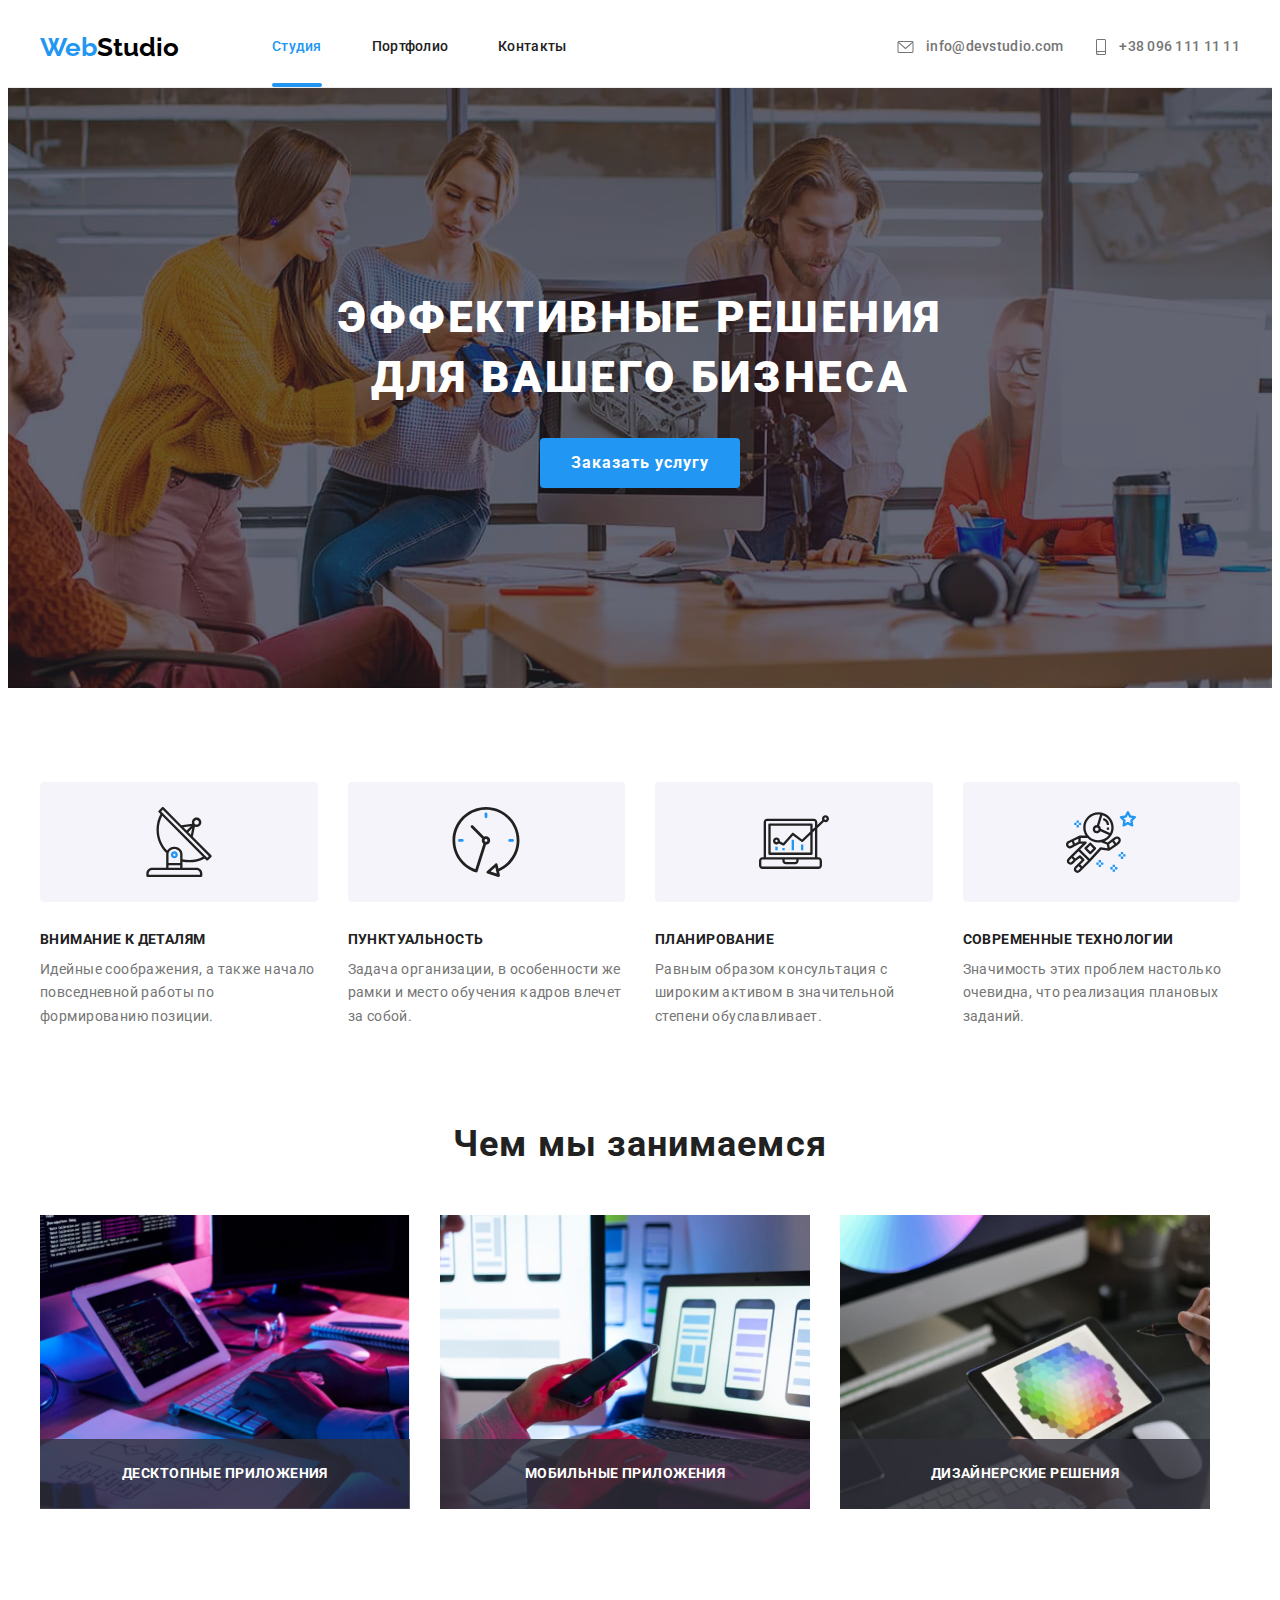
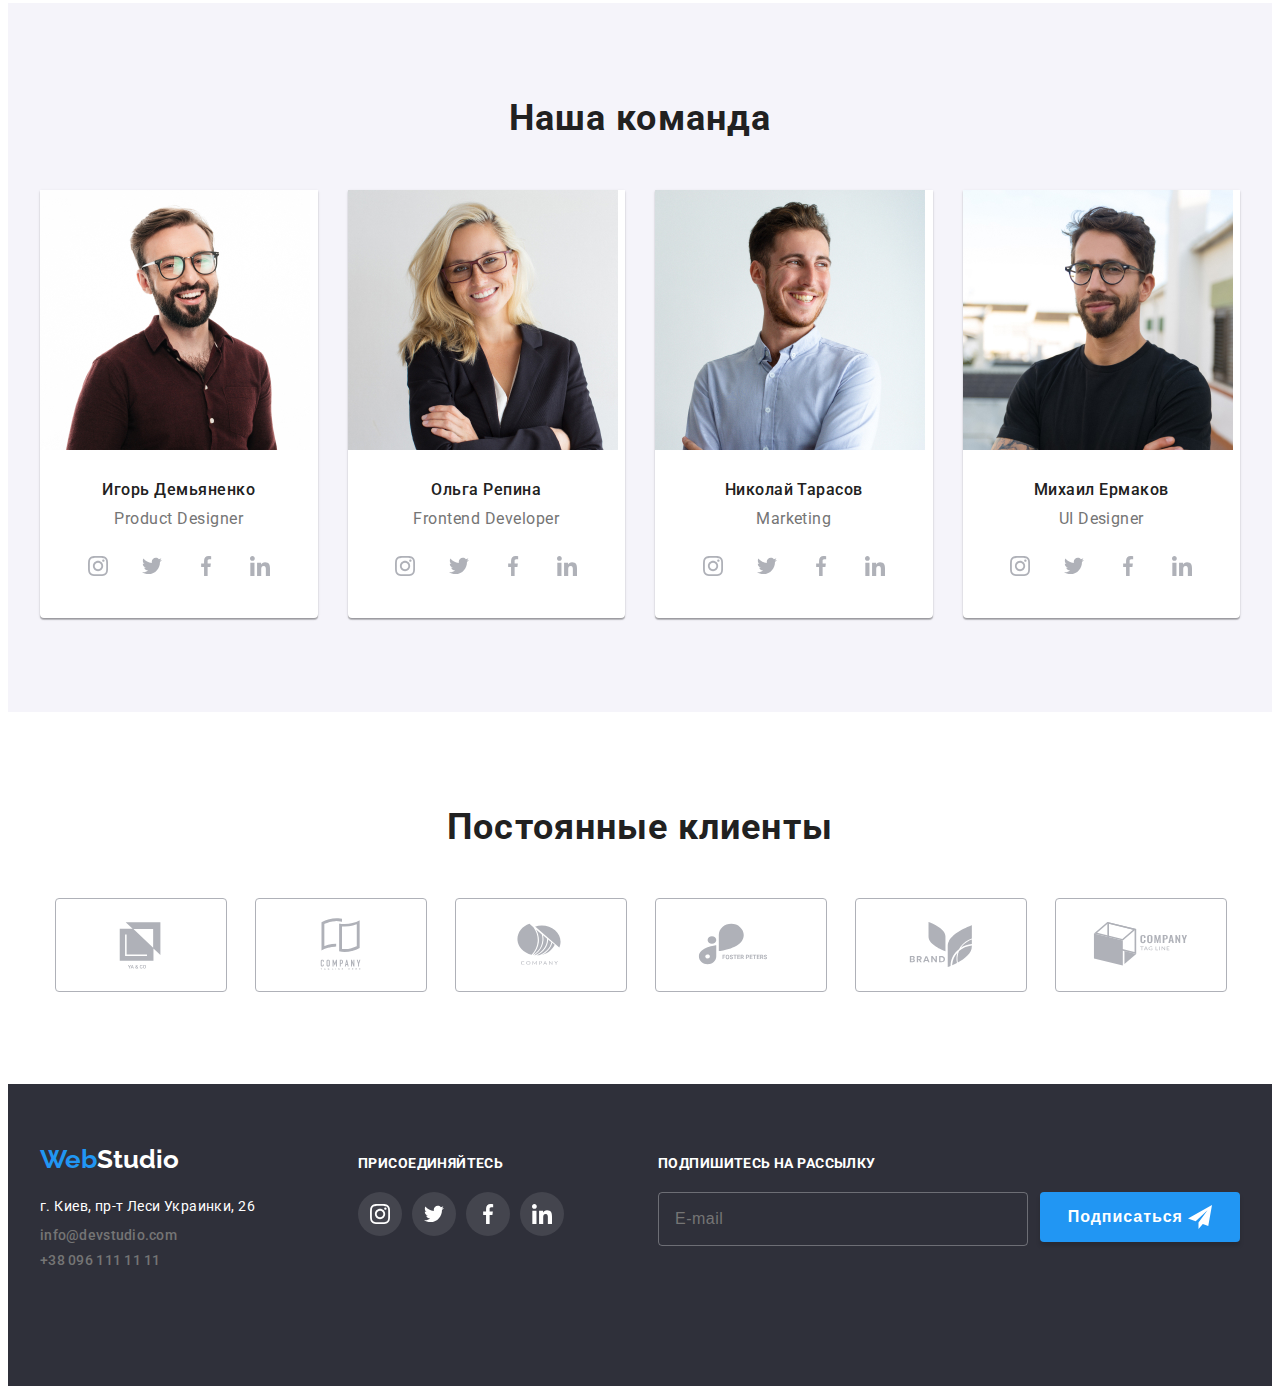
<file: index.html>
<!DOCTYPE html>
<html lang="ru">
  <head>
    <meta charset="UTF-8" />
    <meta http-equiv="X-UA-Compatible" content="IE=edge" />
    <meta name="viewport" content="width=device-width, initial-scale=1.0" />
    <link rel="preconnect" href="https://fonts.googleapis.com" />
    <link rel="preconnect" href="https://fonts.gstatic.com" crossorigin />
    <link
      href="https://fonts.googleapis.com/css2?family=Raleway:wght@700&family=Roboto:wght@400;500;700;900&display=swap"
      rel="stylesheet"
    />
    <title>Студия</title>
    <link
      rel="stylesheet"
      href="https://cdnjs.cloudflare.com/ajax/libs/modern-normalize/1.1.0/modern-normalize.min.css"
      integrity="sha512-wpPYUAdjBVSE4KJnH1VR1HeZfpl1ub8YT/NKx4PuQ5NmX2tKuGu6U/JRp5y+Y8XG2tV+wKQpNHVUX03MfMFn9Q=="
      crossorigin="anonymous"
      referrerpolicy="no-referrer"
    />

    <link rel="stylesheet" href="./css/main.min.css" />
  </head>
  <body>
    <header class="header">
      <div class="container header__container">
        <a lang="en" class="logo" href="./index.html">
          <span class="logo__name">Web</span>Studio
        </a>
        <nav class="navigation">
          <ul class="navigation__list list">
            <li class="navigation__item">
              <a
                href="./index.html"
                class="navigation__link link navigation__link--current"
                >Студия</a
              >
            </li>
            <li class="navigation__item">
              <a href="./portfolio.html" class="navigation__link link"
                >Портфолио</a
              >
            </li>
            <li class="navigation__item">
              <a href="./" class="navigation__link link">Контакты</a>
            </li>
          </ul>
        </nav>
        <ul class="contacts contacts__nav list">
          <li class="contacts__item">
            <a href="mailto:info@devstudio.com" class="contacts__link link">
              <svg class="contacts__icon" width="21" height="16">
                <use href="./images/icons.svg#icon-envelope"></use>
              </svg>
              info@devstudio.com</a
            >
          </li>
          <li class="contacts__item">
            <a href="tel:+380961111111" class="contacts__link link">
              <svg class="contacts__icon" width="16" height="16">
                <use href="./images/icons.svg#icon-smartphone"></use>
              </svg>
              +38 096 111 11 11</a
            >
          </li>
        </ul>
        <div class="button-mobile">
          <button type="button" data-menu-open class="btn-mobile-open">
            <svg class="btn-mobile-icon" width="40" height="40">
              <use href="./images/icons.svg#icon-menu_40px"></use>
            </svg>
          </button>
        </div>
      </div>
      <div class="mob-menu menu backdrop is-hidden" data-menu>
        <div class="container">
          <button type="button" data-menu-close class="btn-mobile-close">
            <svg class="mobile-icon-close" width="40" height="40">
              <use href="./images/icons.svg#icon-close_40px"></use>
            </svg>
          </button>

          <ul class="mob-menu-list list">
            <li class="mob-menu-item">
              <a
                class="navigation__link--current mob-menu-link link"
                href="./index.html"
                >Cтудия</a
              >
            </li>
            <li class="mob-menu-item">
              <a class="mob-menu-link link" href="./portfolio.html"
                >Портфолио</a
              >
            </li>
            <li class="mob-menu-item">
              <a class="mob-menu-link link" href="./">Контакты</a>
            </li>
          </ul>

          <div class="mob-box-contact">
            <ul class="mob-contact list">
              <li class="mob-contact-item">
                <a class="mob-contact-tel link" href="tel:+380961111111"
                  >+38 096 111 11 11</a
                >
              </li>
              <li class="mob-contact-item">
                <a
                  class="mob-contact-mail link"
                  href="mailto:info@devstudio.com"
                  >info@devstudio.com</a
                >
              </li>
            </ul>
            <ul class="mob-social list">
              <li class="mob-social-item">
                <a href="" class="mob-social-link link">Instagram</a>
              </li>
              <li class="mob-social-item">
                <a href="" class="mob-social-link link">Twitter</a>
              </li>
              <li class="mob-social-item">
                <a href="" class="mob-social-link link">Facebook</a>
              </li>
              <li class="mob-social-item">
                <a href="" class="mob-social-link link">LinkedIn</a>
              </li>
            </ul>
          </div>
        </div>
      </div>
    </header>

    <main>
      <section class="hero">
        <div class="container">
          <h1 class="hero__title">
            Эффективные решения
            <br />
            для вашего бизнеса
          </h1>

          <button type="button" class="hero__btn btn" data-modal-open>
            Заказать услугу
          </button>
        </div>
      </section>

      <!--Особенности-->
      <section class="section">
        <div class="container">
          <h2 class="visually-hidden">Особенности</h2>
          <ul class="features list">
            <li class="features-item">
              <div class="features-bgr">
                <svg class="features-icon" width="70" height="70">
                  <use href="./images/icons.svg#icon-antenna"></use>
                </svg>
              </div>
              <h3 class="features-title">Внимание к деталям</h3>
              <p class="features-text">
                Идейные соображения, а также начало повседневной работы по
                формированию позиции.
              </p>
            </li>
            <li class="features-item">
              <div class="features-bgr">
                <svg class="features-icon" width="70" height="70">
                  <use href="./images/icons.svg#icon-clock"></use>
                </svg>
              </div>
              <h3 class="features-title">Пунктуальность</h3>
              <p class="features-text">
                Задача организации, в особенности же рамки и место обучения
                кадров влечет за собой.
              </p>
            </li>
            <li class="features-item">
              <div class="features-bgr">
                <svg class="features-icon" width="70" height="70">
                  <use href="./images/icons.svg#icon-diagram"></use>
                </svg>
              </div>
              <h3 class="features-title">Планирование</h3>
              <p class="features-text">
                Равным образом консультация с широким активом в значительной
                степени обуславливает.
              </p>
            </li>
            <li class="features-item">
              <div class="features-bgr">
                <svg class="features-icon" width="70" height="70">
                  <use href="./images/icons.svg#icon-astronaut"></use>
                </svg>
              </div>
              <h3 class="features-title">Современные технологии</h3>
              <p class="features-text">
                Значимость этих проблем настолько очевидна, что реализация
                плановых заданий.
              </p>
            </li>
          </ul>
        </div>
      </section>
      <!--Чем мы занимаемся-->
      <section class="section about-us">
        <div class="container">
          <h2 class="section__title title">Чем мы занимаемся</h2>
          <ul class="work-list list">
            <li class="work-item">
              <img
                class="work-img"
                src="./images/img_pc_updated.jpg"
                alt="изображение планшета"
                width="370"
                height="294"
              />
              <p class="work-text">Десктопные приложения</p>
            </li>
            <li class="work-item">
              <img
                class="work-img"
                src="./images/img_phone_updated.jpg"
                alt="изображение телефона"
                width="370"
                height="294"
              />
              <p class="work-text">Мобильные приложения</p>
            </li>
            <li class="work-item">
              <img
                class="work-img"
                src="./images/img_web_updated.jpg"
                alt="изображение цветовой палитры"
                width="370"
                height="294"
              />
              <p class="work-text">Дизайнерские решения</p>
            </li>
          </ul>
        </div>
      </section>
      <!--Наша команда-->
      <section class="section section--background-color">
        <div class="container">
          <h2 class="section__title title">Наша команда</h2>
          <ul class="our-team list">
            <li class="our-team__item">
              <picture>
                <source
                  srcset="
                    ./images/mobile/Team-first-mobile-1.jpg 1x,
                    ./images/mobile/Team-first-mobile-2.jpg 2x
                  "
                  media="(max-width: 767px)"
                />
                <source
                  srcset="
                    ./images/tablet/Team-first-tablet-1.jpg 1x,
                    ./images/tablet/Team-first-tablet-2.jpg 2x
                  "
                  media="(max-width: 1199px)"
                />
                <source
                  srcset="
                    ./images/igor_demyanenko_updated.jpg 1x,
                    ./images/Team-first-PC-2.jpg         2x
                  "
                  media="(min-width: 1200px)"
                />

                <img
                  class="our-team__img"
                  src="./images/mobile/Team-first-mobile-1.jpg"
                  alt="фотография прожект менеджера"
                />
              </picture>
              <div class="our-team__content">
                <h3 class="our-team__title">Игорь Демьяненко</h3>
                <p class="our-team__tex">Product Designer</p>
                <ul class="social list">
                  <li class="social__item">
                    <a
                      href=" "
                      class="social__link team__social__link--color link"
                    >
                      <svg class="social__icon" width="20" height="20">
                        <use href="./images/icons.svg#icon-instagram"></use>
                      </svg>
                    </a>
                  </li>
                  <li class="social__item">
                    <a
                      href=" "
                      class="social__link team__social__link--color link"
                    >
                      <svg class="social__icon" width="20" height="20">
                        <use href="./images/icons.svg#icon-twitter"></use>
                      </svg>
                    </a>
                  </li>
                  <li class="social__item">
                    <a
                      href=" "
                      class="social__link team__social__link--color link"
                    >
                      <svg class="social__icon" width="20" height="20">
                        <use href="./images/icons.svg#icon-facebook"></use>
                      </svg>
                    </a>
                  </li>
                  <li class="social__item">
                    <a
                      href=" "
                      class="social__link team__social__link--color link"
                    >
                      <svg class="social__icon" width="20" height="20">
                        <use href="./images/icons.svg#icon-linkedin"></use>
                      </svg>
                    </a>
                  </li>
                </ul>
              </div>
            </li>
            <li class="our-team__item">
              <picture>
                <source
                  srcset="
                    ./images/mobile/Team-second-mobile-1.jpg 1x,
                    ./images/mobile/Team-second-mobile-2.jpg 2x
                  "
                  media="(max-width: 767px)"
                />
                <source
                  srcset="
                    ./images/tablet/Team-second-tablet-1.jpg 1x,
                    ./images/tablet/Team-second-tablet-2.jpg 2x
                  "
                  media="(max-width: 1199px)"
                />
                <source
                  srcset="
                    ./images/olga_repina_updated.jpg 1x,
                    ./images/Team-second-PC-2.jpg    2x
                  "
                  media="(min-width: 1200px)"
                />

                <img
                  class="our-team__img"
                  src="./images/mobile/Team-second-mobile-1.jpg"
                  alt="фотография фронденд разработчика"
                />
              </picture>
              <div class="our-team__content">
                <h3 class="our-team__title">Ольга Репина</h3>
                <p class="our-team__tex">Frontend Developer</p>
                <ul class="social list">
                  <li class="social__item">
                    <a
                      href=" "
                      class="social__link team__social__link--color link"
                    >
                      <svg class="social__icon" width="20" height="20">
                        <use href="./images/icons.svg#icon-instagram"></use>
                      </svg>
                    </a>
                  </li>
                  <li class="social__item">
                    <a
                      href=" "
                      class="social__link team__social__link--color link"
                    >
                      <svg class="social__icon" width="20" height="20">
                        <use href="./images/icons.svg#icon-twitter"></use>
                      </svg>
                    </a>
                  </li>
                  <li class="social__item">
                    <a
                      href=" "
                      class="social__link team__social__link--color link"
                    >
                      <svg class="social__icon" width="20" height="20">
                        <use href="./images/icons.svg#icon-facebook"></use>
                      </svg>
                    </a>
                  </li>
                  <li class="social__item">
                    <a
                      href=" "
                      class="social__link team__social__link--color link"
                    >
                      <svg class="social__icon" width="20" height="20">
                        <use href="./images/icons.svg#icon-linkedin"></use>
                      </svg>
                    </a>
                  </li>
                </ul>
              </div>
            </li>
            <li class="our-team__item">
              <picture>
                <source
                  srcset="
                    ./images/mobile/Team-third-mobile-1.jpg 1x,
                    ./images/mobile/Team-third-mobile-2.jpg 2x
                  "
                  media="(max-width: 767px)"
                />
                <source
                  srcset="
                    ./images/tablet/Team-third-tablet-1.jpg 1x,
                    ./images/tablet/Team-third-tablet-2.jpg 2x
                  "
                  media="(max-width: 1199px)"
                />
                <source
                  srcset="
                    ./images/nikolay_tarasov_updated.jpg 1x,
                    ./images/Team-third-PC-2.jpg         2x
                  "
                  media="(min-width: 1200px)"
                />

                <img
                  class="our-team__img"
                  src="./images/mobile/Team-third-mobile-1.jpg"
                  alt="фотография маркетолога"
                />
              </picture>
              <div class="our-team__content">
                <h3 class="our-team__title">Николай Тарасов</h3>
                <p class="our-team__tex">Marketing</p>
                <ul class="social list">
                  <li class="social__item">
                    <a
                      href=" "
                      class="social__link team__social__link--color link"
                    >
                      <svg class="social__icon" width="20" height="20">
                        <use href="./images/icons.svg#icon-instagram"></use>
                      </svg>
                    </a>
                  </li>
                  <li class="social__item">
                    <a
                      href=" "
                      class="social__link team__social__link--color link"
                    >
                      <svg class="social__icon" width="20" height="20">
                        <use href="./images/icons.svg#icon-twitter"></use>
                      </svg>
                    </a>
                  </li>
                  <li class="social__item">
                    <a
                      href=" "
                      class="social__link team__social__link--color link"
                    >
                      <svg class="social__icon" width="20" height="20">
                        <use href="./images/icons.svg#icon-facebook"></use>
                      </svg>
                    </a>
                  </li>
                  <li class="social__item">
                    <a
                      href=" "
                      class="social__link team__social__link--color link"
                    >
                      <svg class="social__icon" width="20" height="20">
                        <use href="./images/icons.svg#icon-linkedin"></use>
                      </svg>
                    </a>
                  </li>
                </ul>
              </div>
            </li>
            <li class="our-team__item">
              <picture>
                <source
                  srcset="
                    ./images/mobile/Team-forth-mobile-1.jpg 1x,
                    ./images/mobile/Team-forth-mobile-2.jpg 2x
                  "
                  media="(max-width: 767px)"
                />
                <source
                  srcset="
                    ./images/mikhail_ermakov_updated.jpg 1x,
                    ./images/Team-forth-PC-2.jpg         2x
                  "
                  media="(min-width: 1200px)"
                />
                <source
                  srcset="
                    ./images/tablet/Team-forth-tablet-1.jpg 1x,
                    ./images/tablet/Team-forth-tablet-2.jpg 2x
                  "
                  media="(max-width: 1199px)"
                />

                <img
                  class="our-team__img"
                  src="./images/mobile/Team-forth-mobile-1.jpg"
                  alt="фотография дизайнера"
                />
              </picture>
              <div class="our-team__content">
                <h3 class="our-team__title">Михаил Ермаков</h3>
                <p class="our-team__tex">UI Designer</p>
                <ul class="social list">
                  <li class="social__item">
                    <a
                      href=" "
                      class="social__link team__social__link--color link"
                    >
                      <svg class="social__icon" width="20" height="20">
                        <use href="./images/icons.svg#icon-instagram"></use>
                      </svg>
                    </a>
                  </li>
                  <li class="social__item">
                    <a
                      href=" "
                      class="social__link team__social__link--color link"
                    >
                      <svg class="social__icon" width="20" height="20">
                        <use href="./images/icons.svg#icon-twitter"></use>
                      </svg>
                    </a>
                  </li>
                  <li class="social__item">
                    <a
                      href=" "
                      class="social__link team__social__link--color link"
                    >
                      <svg class="social__icon" width="20" height="20">
                        <use href="./images/icons.svg#icon-facebook"></use>
                      </svg>
                    </a>
                  </li>
                  <li class="social__item">
                    <a
                      href=" "
                      class="social__link team__social__link--color link"
                    >
                      <svg class="social__icon" width="20" height="20">
                        <use href="./images/icons.svg#icon-linkedin"></use>
                      </svg>
                    </a>
                  </li>
                </ul>
              </div>
            </li>
          </ul>
        </div>
      </section>
      <!--Клиенты-->
      <section class="section clients">
        <div class="container">
          <h2 class="section__title title">Постоянные клиенты</h2>
          <ul class="clients-list list">
            <li class="clients-item">
              <a href="" class="clients-link link">
                <svg class="clients-icon" width="106" height="60">
                  <use href="./images/icons.svg#icon-Logo_1"></use>
                </svg>
              </a>
            </li>
            <li class="clients-item">
              <a href="" class="clients-link link">
                <svg class="clients-icon" width="106" height="60">
                  <use href="./images/icons.svg#icon-Logo_2"></use>
                </svg>
              </a>
            </li>
            <li class="clients-item">
              <a href="" class="clients-link link">
                <svg class="clients-icon" width="106" height="60">
                  <use href="./images/icons.svg#icon-Logo_3"></use>
                </svg>
              </a>
            </li>
            <li class="clients-item">
              <a href="" class="clients-link link">
                <svg class="clients-icon" width="106" height="60">
                  <use href="./images/icons.svg#icon-Logo_4"></use>
                </svg>
              </a>
            </li>
            <li class="clients-item">
              <a href="" class="clients-link link">
                <svg class="clients-icon" width="106" height="60">
                  <use href="./images/icons.svg#icon-Logo_5"></use>
                </svg>
              </a>
            </li>
            <li class="clients-item">
              <a href="" class="clients-link link">
                <svg class="clients-icon" width="106" height="60">
                  <use href="./images/icons.svg#icon-Logo_6"></use>
                </svg>
              </a>
            </li>
          </ul>
        </div>
      </section>
    </main>
    <!--Подвал-->
    <footer class="footer">
      <div class="container footer__container">
        <div class="footer-navigation">
          <a lang="en" class="logo footer__logo--color" href="./index.html">
            <span class="logo__name">Web</span>Studio</a
          >

          <address class="footer-contacts">
            <ul class="footer-contacts-nav list">
              <li class="footer-contacts-nav__item">
                <a
                  class="footer-contacts__address link"
                  href="https://goo.gl/maps/B6ewJvgk48bcKLAQ6"
                  target="_blank"
                  rel="noopener nofollow noreferr"
                  >г. Киев, пр-т Леси Украинки, 26</a
                >
              </li>
              <li class="footer-contacts-nav__item">
                <a href="mailto:info@devstudio.com" class="contacts__link link"
                  >info@devstudio.com</a
                >
              </li>
              <li class="footer-contacts-nav__item">
                <a href="tel:+380961111111" class="contacts__link link"
                  >+38 096 111 11 11</a
                >
              </li>
            </ul>
          </address>
        </div>
        <div class="footer-social-block">
          <h2 class="footer-social-block__title">присоединяйтесь</h2>
          <ul class="social list">
            <li class="social__item">
              <a href=" " class="social__link footer__social__link--color link">
                <svg class="social__icon" width="20" height="20">
                  <use href="./images/icons.svg#icon-instagram"></use>
                </svg>
              </a>
            </li>
            <li class="social__item">
              <a href=" " class="social__link footer__social__link--color link">
                <svg class="social__icon" width="20" height="20">
                  <use href="./images/icons.svg#icon-twitter"></use>
                </svg>
              </a>
            </li>
            <li class="social__item">
              <a href=" " class="social__link footer__social__link--color link">
                <svg class="social__icon" width="20" height="20">
                  <use href="./images/icons.svg#icon-facebook"></use>
                </svg>
              </a>
            </li>
            <li class="social__item">
              <a href=" " class="social__link footer__social__link--color link">
                <svg class="social__icon" width="20" height="20">
                  <use href="./images/icons.svg#icon-linkedin"></use>
                </svg>
              </a>
            </li>
          </ul>
        </div>
        <div class="subscrible">
          <p class="subscrible__title">Подпишитесь на рассылку</p>
          <div class="subscrible__modal">
            <form class="subscrible__form">
              <div class="subscrible__box">
                <label class="subscrible__lable visually-hidden" for="mail"
                  >E-mail</label
                >
                <input
                  type="email"
                  class="subscrible__input"
                  name="user-email"
                  id="mail"
                  required
                  placeholder="E-mail "
                />
                <button type="submit" class="btn-footer-send">
                  Подписаться
                  <svg class="subscrible__icon" width="24" height="24">
                    <use href="./images/icons.svg#icon-icon-send"></use>
                  </svg>
                </button>
              </div>
            </form>
          </div>
        </div>
      </div>
    </footer>
    <!--Modal-->
    <div class="backdrop is-hidden" data-modal>
      <div class="modal">
        <button type="button" class="modal-close" data-modal-close>
          <svg class="btn-modal-close" width="18" height="18">
            <use href="./images/icons.svg#icon-close-black"></use>
          </svg>
        </button>
        <p class="modal-title">Оставьте свои данные, мы вам перезвоним</p>
        <form class="modal-form">
          <div class="modal-field">
            <label class="modal-label" for="user-name"> Имя</label>
            <div class="input-wrap">
              <input
                type="text"
                class="modal-input"
                name="user-name"
                placeholder="Введите имя"
                required
                id="user-name"
              />
              <svg class="input-icon" width="18" height="18">
                <use href="./images/icons.svg#icon-person-mod"></use>
              </svg>
            </div>
          </div>
          <div class="modal-field">
            <label class="modal-label" for="user-tel">Телефон</label>
            <div class="input-wrap">
              <input
                type="tel"
                class="modal-input"
                placeholder="Введите номер телефона"
                name="user-tel"
                id="user-tel"
                required
                value=""
                title="+380 (96) 111-11-11"
              />
              <svg class="input-icon" width="18" height="18">
                <use href="./images/icons.svg#icon-phone-mod"></use>
              </svg>
            </div>
          </div>
          <div class="modal-field">
            <label class="modal-label" for="user-email">Почта</label>
            <div class="input-wrap">
              <input
                type="email"
                class="modal-input"
                name="user-email"
                placeholder="Введите почту"
                id="user-email"
              />
              <svg class="input-icon" width="18" height="18">
                <use href="./images/icons.svg#icon-email-mod"></use>
              </svg>
            </div>
          </div>

          <div class="modal-field">
            <label class="modal-label" for="user-text">Комментарий</label>
            <textarea
              name="user-text"
              id="user-text"
              placeholder="Введите текст"
              class="modal-text"
            ></textarea>
          </div>
          <div class="modal-field-chek">
            <input
              type="checkbox"
              name="policy"
              id="policy"
              class="modal-check visually-hidden"
              value="true"
            />
            <label for="policy" class="check-text">
              <span>
                <svg class="check-icon" width="13" height="10">
                  <use href="./images/icons.svg#icon-check-mod"></use>
                </svg>
              </span>
              Соглашаюсь с рассылкой и принимаю
              <a href="" class="modal-link"> Условия договора </a></label
            >
          </div>

          <button type="submit" class="hero__btn">Отправить</button>
        </form>
      </div>
    </div>
    <script src="./js/modal.js"></script>
    <script src="./js/menu.js"></script>
  </body>
</html>
</file>
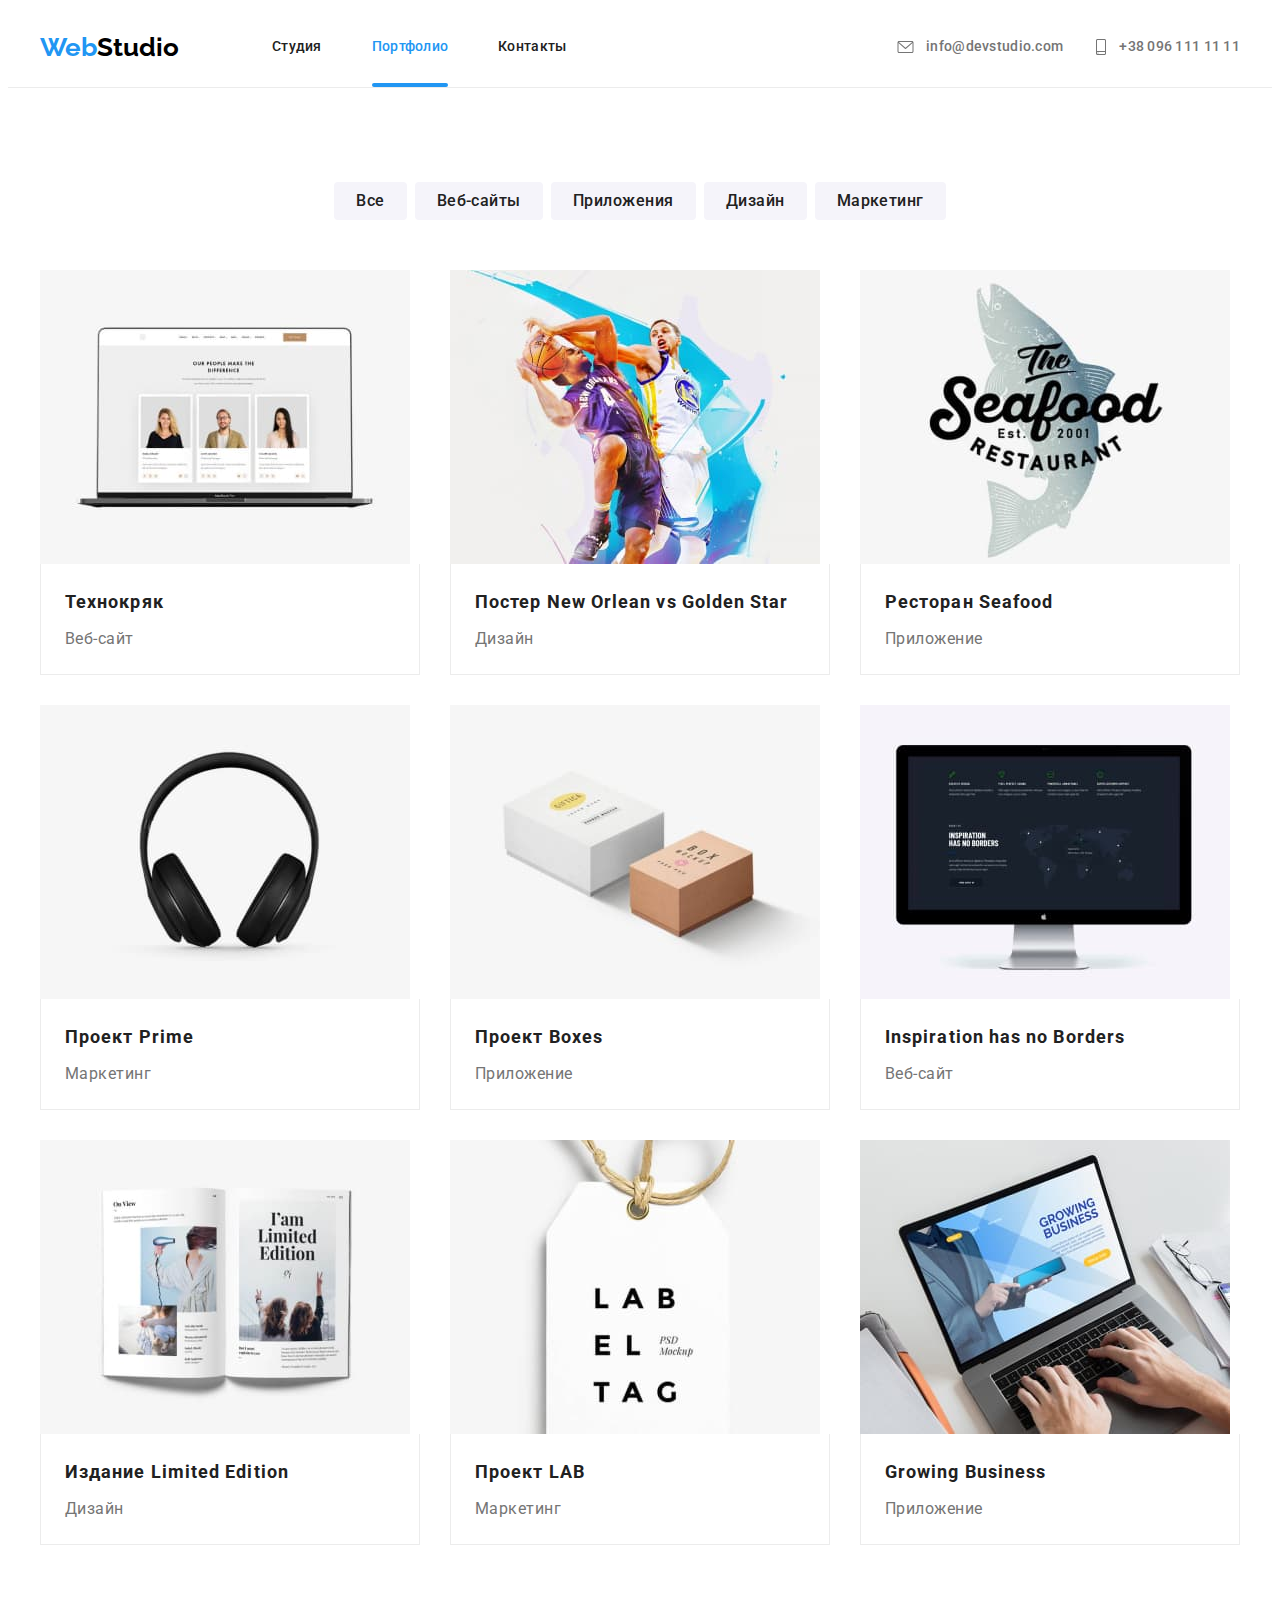
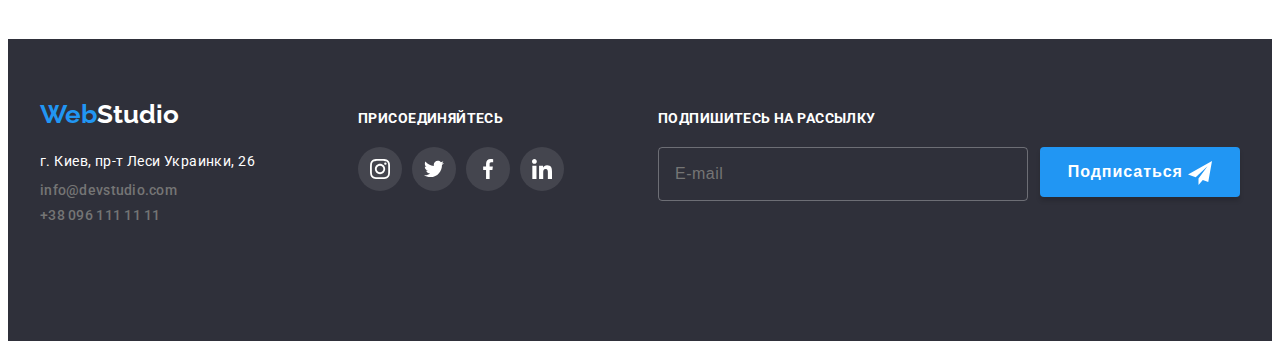
<file: portfolio.html>
<!DOCTYPE html>
<html lang="ru">
  <head>
    <meta charset="UTF-8" />
    <meta http-equiv="X-UA-Compatible" content="IE=edge" />
    <meta name="viewport" content="width=device-width, initial-scale=1.0" />
    <link rel="preconnect" href="https://fonts.googleapis.com" />
    <link rel="preconnect" href="https://fonts.gstatic.com" crossorigin />
    <link
      href="https://fonts.googleapis.com/css2?family=Raleway:wght@700&family=Roboto:wght@400;500;700;900&display=swap"
      rel="stylesheet"
    />
    <title>Портфолио</title>
    <link
      rel="stylesheet"
      href="https://cdnjs.cloudflare.com/ajax/libs/modern-normalize/1.1.0/modern-normalize.min.css"
      integrity="sha512-wpPYUAdjBVSE4KJnH1VR1HeZfpl1ub8YT/NKx4PuQ5NmX2tKuGu6U/JRp5y+Y8XG2tV+wKQpNHVUX03MfMFn9Q=="
      crossorigin="anonymous"
      referrerpolicy="no-referrer"
    />

    <link rel="stylesheet" href="./css/main.min.css" />
  </head>
  <body>
    <header class="header">
      <div class="container header__container">
        <a lang="en" class="logo" href="./index.html">
          <span class="logo__name">Web</span>Studio
        </a>
        <nav class="navigation">
          <ul class="navigation__list list">
            <li class="navigation__item">
              <a href="./index.html" class="navigation__link link">Студия</a>
            </li>
            <li class="navigation__item">
              <a
                href="./portfolio.html"
                class="navigation__link link navigation__link--current"
                >Портфолио</a
              >
            </li>
            <li class="navigation__item">
              <a href="./" class="navigation__link link">Контакты</a>
            </li>
          </ul>
        </nav>
        <ul class="contacts contacts__nav list">
          <li class="contacts__item">
            <a href="mailto:info@devstudio.com" class="contacts__link link">
              <svg class="contacts__icon" width="21" height="16">
                <use href="./images/icons.svg#icon-envelope"></use>
              </svg>
              info@devstudio.com</a
            >
          </li>
          <li class="contacts__item">
            <a href="tel:+380961111111" class="contacts__link link">
              <svg class="contacts__icon" width="16" height="16">
                <use href="./images/icons.svg#icon-smartphone"></use>
              </svg>
              +38 096 111 11 11</a
            >
          </li>
        </ul>
        <div class="button-mobile">
          <button type="button" data-menu-open class="btn-mobile-open">
            <svg class="btn-mobile-icon" width="40" height="40">
              <use href="./images/icons.svg#icon-menu_40px"></use>
            </svg>
          </button>
        </div>
      </div>
      <div class="mob-menu menu backdrop is-hidden" data-menu>
        <div class="container">
          <button type="button" data-menu-close class="btn-mobile-close">
            <svg class="mobile-icon-close" width="40" height="40">
              <use href="./images/icons.svg#icon-close_40px"></use>
            </svg>
          </button>

          <ul class="mob-menu-list list">
            <li class="mob-menu-item">
              <a class="mob-menu-link link" href="./index.html">Cтудия</a>
            </li>
            <li class="mob-menu-item">
              <a
                class="navigation__link--current mob-menu-link link"
                href="./portfolio.html"
                >Портфолио</a
              >
            </li>
            <li class="mob-menu-item">
              <a class="mob-menu-link link" href="./">Контакты</a>
            </li>
          </ul>

          <div class="mob-box-contact">
            <ul class="mob-contact list">
              <li class="mob-contact-item">
                <a class="mob-contact-tel link" href="tel:+380961111111"
                  >+38 096 111 11 11</a
                >
              </li>
              <li class="mob-contact-item">
                <a
                  class="mob-contact-mail link"
                  href="mailto:info@devstudio.com"
                  >info@devstudio.com</a
                >
              </li>
            </ul>
            <ul class="mob-social list">
              <li class="mob-social-item">
                <a href="" class="mob-social-link link">Instagram</a>
              </li>
              <li class="mob-social-item">
                <a href="" class="mob-social-link link">Twitter</a>
              </li>
              <li class="mob-social-item">
                <a href="" class="mob-social-link link">Facebook</a>
              </li>
              <li class="mob-social-item">
                <a href="" class="mob-social-link link">LinkedIn</a>
              </li>
            </ul>
          </div>
        </div>
      </div>
    </header>

    <main>
      <section class="section">
        <div class="container">
          <h1 class="visually-hidden">Примеры портфолио</h1>
          <ul class="filter list">
            <li class="filter-item">
              <button type="button" class="portfolio-btn">Все</button>
            </li>
            <li class="filter-item">
              <button type="button" class="portfolio-btn">Веб-сайты</button>
            </li>
            <li class="filter-item">
              <button type="button" class="portfolio-btn">Приложения</button>
            </li>
            <li class="filter-item">
              <button type="button" class="portfolio-btn">Дизайн</button>
            </li>
            <li class="filter-item">
              <button type="button" class="portfolio-btn">Маркетинг</button>
            </li>
          </ul>
          <ul class="projects list">
            <li class="projects-item">
              <a class="projects-link link" href="">
                <div class="projects-top-wrap">
                  <picture>
                    <source
                      srcset="
                        ./images/technokrak.jpg        1x,
                        ./images/sample-first-PC-2.jpg 2x
                      "
                      media="(min-width: 1200px)"
                    />
                    <source
                      srcset="
                        ./images/tablet/sample-first--tablet-1.jpg 1x,
                        ./images/tablet/sample-first--tablet-2.jpg 2x
                      "
                      media="(min-width: 768px)"
                    />
                    <source
                      srcset="
                        ./images/mobile/sample-first-mobile-1.jpg 1x,
                        ./images/mobile/sample-first-mobile-2.jpg 2x
                      "
                      media="(max-width: 767px)"
                    />

                    <img
                      class="projects-img"
                      src="./images/mobile/sample-first-mobile-1.jpg"
                      alt="Пример работы 1"
                    />
                  </picture>
                  <p class="projects-top-text">
                    Ресурс предлагает комплексные предложения с разным уровнем
                    функционала и сервисов. Все это позволит посетителю получить
                    исчерпывающие сведения о компании или частном лице.
                  </p>
                </div>

                <div class="projects-content">
                  <h2 class="projects-title">Технокряк</h2>
                  <p class="projects-text">Веб-сайт</p>
                </div>
              </a>
            </li>
            <li class="projects-item">
              <a class="projects-link link" href="">
                <div class="projects-top-wrap">
                  <picture>
                    <source
                      srcset="
                        ./images/new_orlean.jpg      1x,
                        ./images/sample-sec-PC-2.jpg 2x
                      "
                      media="(min-width: 1200px)"
                    />
                    <source
                      srcset="
                        ./images/tablet/sample-sec-tablet-1.jpg 1x,
                        ./images/tablet/sample-sec-tablet-2.jpg 2x
                      "
                      media="(min-width: 768px)"
                    />
                    <source
                      srcset="
                        ./images/mobile/sample-sec-mobile-1.jpg  1x,
                        ./images/mobile/sample-sec--mobile-2.jpg 2x
                      "
                      media="(max-width: 767px)"
                    />

                    <img
                      class="projects-img"
                      src="./images/mobile/sample-sec-mobile-1.jpg"
                      alt="Пример работы 2"
                    />
                  </picture>
                  <p class="projects-top-text">
                    Ресурс предлагает комплексные предложения с разным уровнем
                    функционала и сервисов. Все это позволит посетителю получить
                    исчерпывающие сведения о компании или частном лице.
                  </p>
                </div>

                <div class="projects-content">
                  <h2 class="projects-title">
                    Постер New Orlean vs Golden Star
                  </h2>
                  <p class="projects-text">Дизайн</p>
                </div>
              </a>
            </li>
            <li class="projects-item">
              <a class="projects-link link" href="">
                <div class="projects-top-wrap">
                  <picture>
                    <source
                      srcset="
                        ./images//seafood.jpg          1x,
                        ./images/sample-third-PC-2.jpg 2x
                      "
                      media="(min-width: 1200px)"
                    />
                    <source
                      srcset="
                        ./images/tablet/sample-third-tablet-1.jpg 1x,
                        ./images/tablet/sample-third-tablet-2.jpg 2x
                      "
                      media="(min-width: 768px)"
                    />
                    <source
                      srcset="
                        ./images/mobile/sample-third-mobile-1.jpg 1x,
                        ./images/mobile/sample-third-mobile-2.jpg 2x
                      "
                      media="(max-width: 767px)"
                    />

                    <img
                      class="projects-img"
                      src="./images/mobile/sample-third-mobile-1.jpg"
                      alt="Пример работы 3"
                    />
                  </picture>
                  <p class="projects-top-text">
                    Ресурс предлагает комплексные предложения с разным уровнем
                    функционала и сервисов. Все это позволит посетителю получить
                    исчерпывающие сведения о компании или частном лице.
                  </p>
                </div>

                <div class="projects-content">
                  <h2 class="projects-title">Ресторан Seafood</h2>
                  <p class="projects-text">Приложение</p>
                </div>
              </a>
            </li>
            <li class="projects-item">
              <a class="projects-link link" href="">
                <div class="projects-top-wrap">
                  <picture>
                    <source
                      srcset="
                        ./images/prime.jpg             1x,
                        ./images/sample-forth-PC-2.jpg 2x
                      "
                      media="(min-width: 1200px)"
                    />
                    <source
                      srcset="
                        ./images/tablet/sample-forth--tablet-1.jpg 1x,
                        ./images/tablet/sample-forth--tablet-2.jpg 2x
                      "
                      media="(min-width: 768px)"
                    />
                    <source
                      srcset="
                        ./images/mobile/sample-forth-mobile-1.jpg 1x,
                        ./images/mobile/sample-forth-mobile-2.jpg 2x
                      "
                      media="(max-width: 767px)"
                    />

                    <img
                      class="projects-img"
                      src="./images/mobile/sample-forth-mobile-1.jpg"
                      alt="Пример работы 4"
                    />
                  </picture>
                  <p class="projects-top-text">
                    Ресурс предлагает комплексные предложения с разным уровнем
                    функционала и сервисов. Все это позволит посетителю получить
                    исчерпывающие сведения о компании или частном лице.
                  </p>
                </div>
                <div class="projects-content">
                  <h2 class="projects-title">Проект Prime</h2>
                  <p class="projects-text">Маркетинг</p>
                </div>
              </a>
            </li>
            <li class="projects-item">
              <a class="projects-link link" href="">
                <div class="projects-top-wrap">
                  <picture>
                    <source
                      srcset="
                        ./images/boxes.jpg            1x,
                        ./images/sample-five-PC-2.jpg 2x
                      "
                      media="(min-width: 1200px)"
                    />
                    <source
                      srcset="
                        ./images/tablet/sample-five-tablet-1.jpg 1x,
                        ./images/tablet/sample-five-tablet-2.jpg 2x
                      "
                      media="(min-width: 768px)"
                    />
                    <source
                      srcset="
                        ./images/mobile/sample-five-mobile-1.jpg  1x,
                        ./images/mobile/sample-five--mobile-2.jpg 2x
                      "
                      media="(max-width: 767px)"
                    />

                    <img
                      class="projects-img"
                      src="./images/mobile/sample-five-mobile-1.jpg"
                      alt="Пример работы 5"
                    />
                  </picture>
                  <p class="projects-top-text">
                    Ресурс предлагает комплексные предложения с разным уровнем
                    функционала и сервисов. Все это позволит посетителю получить
                    исчерпывающие сведения о компании или частном лице.
                  </p>
                </div>
                <div class="projects-content">
                  <h2 class="projects-title">Проект Boxes</h2>
                  <p class="projects-text">Приложение</p>
                </div>
              </a>
            </li>
            <li class="projects-item">
              <a class="projects-link link" href="">
                <div class="projects-top-wrap">
                  <picture>
                    <source
                      srcset="
                        ./images/borders.jpg         1x,
                        ./images/sample-six-PC-2.jpg 2x
                      "
                      media="(min-width: 1200px)"
                    />
                    <source
                      srcset="
                        ./images/tablet/sample-six-tablet-1.jpg 1x,
                        ./images/tablet/sample-six-tablet-2.jpg 2x
                      "
                      media="(min-width: 768px)"
                    />
                    <source
                      srcset="
                        ./images/mobile/sample-six-mobile-1.jpg 1x,
                        ./images/mobile/sample-six-mobile-2.jpg 2x
                      "
                      media="(max-width: 767px)"
                    />

                    <img
                      class="projects-img"
                      src="./images/mobile/sample-six-mobile-1.jpg"
                      alt="Пример работы 6"
                    />
                  </picture>
                  <p class="projects-top-text">
                    Ресурс предлагает комплексные предложения с разным уровнем
                    функционала и сервисов. Все это позволит посетителю получить
                    исчерпывающие сведения о компании или частном лице.
                  </p>
                </div>
                <div class="projects-content">
                  <h2 class="projects-title">Inspiration has no Borders</h2>
                  <p class="projects-text">Веб-сайт</p>
                </div>
              </a>
            </li>
            <li class="projects-item">
              <a class="projects-link link" href="">
                <div class="projects-top-wrap">
                  <picture>
                    <source
                      srcset="
                        ./images/limited_edition.jpg   1x,
                        ./images/sample-seven-PC-2.jpg 2x
                      "
                      media="(min-width: 1200px)"
                    />
                    <source
                      srcset="
                        ./images/tablet/sample-seven-tablet-1.jpg 1x,
                        ./images/tablet/sample-seven-tablet-2.jpg 2x
                      "
                      media="(min-width: 768px)"
                    />
                    <source
                      srcset="
                        ./images/mobile/sample-seven-mobile-1.jpg 1x,
                        ./images/mobile/sample-seven-mobile-2.jpg 2x
                      "
                      media="(max-width: 767px)"
                    />

                    <img
                      class="projects-img"
                      src="./images/mobile/sample-seven-mobile-1.jpg"
                      alt="Пример работы 7"
                    />
                  </picture>
                  <p class="projects-top-text">
                    Ресурс предлагает комплексные предложения с разным уровнем
                    функционала и сервисов. Все это позволит посетителю получить
                    исчерпывающие сведения о компании или частном лице.
                  </p>
                </div>

                <div class="projects-content">
                  <h2 class="projects-title">Издание Limited Edition</h2>
                  <p class="projects-text">Дизайн</p>
                </div>
              </a>
            </li>
            <li class="projects-item">
              <a class="projects-link link" href="">
                <div class="projects-top-wrap">
                  <picture>
                    <source
                      srcset="
                        ./images/lab.jpg               1x,
                        ./images/sample-eight-PC-2.jpg 2x
                      "
                      media="(min-width: 1200px)"
                    />
                    <source
                      srcset="
                        ./images/tablet/sample-eight-tablet-1.jpg 1x,
                        ./images/tablet/sample-eight-tablet-2.jpg 2x
                      "
                      media="(min-width: 768px)"
                    />
                    <source
                      srcset="
                        ./images/mobile/sample-eight-mobile-1.jpg 1x,
                        ./images/mobile/sample-eight-mobile-2.jpg 2x
                      "
                      media="(max-width: 767px)"
                    />

                    <img
                      class="projects-img"
                      src="./images/mobile/sample-eight-mobile-1.jpg"
                      alt="Пример работы 8"
                    />
                  </picture>
                  <p class="projects-top-text">
                    Ресурс предлагает комплексные предложения с разным уровнем
                    функционала и сервисов. Все это позволит посетителю получить
                    исчерпывающие сведения о компании или частном лице.
                  </p>
                </div>
                <div class="projects-content">
                  <h2 class="projects-title">Проект LAB</h2>
                  <p class="projects-text">Маркетинг</p>
                </div>
              </a>
            </li>
            <li class="projects-item">
              <a class="projects-link link" href="">
                <div class="projects-top-wrap">
                  <picture>
                    <source
                      srcset="
                        ./images/growing_business.jpg 1x,
                        ./images/sample-nine-PC-2.jpg 2x
                      "
                      media="(min-width: 1200px)"
                    />
                    <source
                      srcset="
                        ./images/tablet/sample-nine-tablet-1.jpg 1x,
                        ./images/tablet/sample-nine-tablet-2.jpg 2x
                      "
                      media="(min-width: 768px)"
                    />
                    <source
                      srcset="
                        ./images/mobile/sample-nine-mobile-1.jpg 1x,
                        ./images/mobile/sample-nine-mobile-2.jpg 2x
                      "
                      media="(max-width: 767px)"
                    />

                    <img
                      class="projects-img"
                      src="./images/mobile/sample-nine-mobile-1.jpg"
                      alt="Пример работы 9"
                    />
                  </picture>
                  <p class="projects-top-text">
                    Ресурс предлагает комплексные предложения с разным уровнем
                    функционала и сервисов. Все это позволит посетителю получить
                    исчерпывающие сведения о компании или частном лице.
                  </p>
                </div>

                <div class="projects-content">
                  <h2 class="projects-title">Growing Business</h2>
                  <p class="projects-text">Приложение</p>
                </div>
              </a>
            </li>
          </ul>
        </div>
      </section>
    </main>
    <!--Подвал-->
    <footer class="footer">
      <div class="container footer__container">
        <div class="footer-navigation">
          <a lang="en" class="logo footer__logo--color" href="./index.html">
            <span class="logo__name">Web</span>Studio</a
          >

          <address class="footer-contacts">
            <ul class="footer-contacts-nav list">
              <li class="footer-contacts-nav__item">
                <a
                  class="footer-contacts__address link"
                  href="https://goo.gl/maps/B6ewJvgk48bcKLAQ6"
                  target="_blank"
                  rel="noopener nofollow noreferr"
                  >г. Киев, пр-т Леси Украинки, 26</a
                >
              </li>
              <li class="footer-contacts-nav__item">
                <a href="mailto:info@devstudio.com" class="contacts__link link"
                  >info@devstudio.com</a
                >
              </li>
              <li class="footer-contacts-nav__item">
                <a href="tel:+380961111111" class="contacts__link link"
                  >+38 096 111 11 11</a
                >
              </li>
            </ul>
          </address>
        </div>
        <div class="footer-social-block">
          <h2 class="footer-social-block__title">присоединяйтесь</h2>
          <ul class="social list">
            <li class="social__item">
              <a href=" " class="social__link footer__social__link--color link">
                <svg class="social__icon" width="20" height="20">
                  <use href="./images/icons.svg#icon-instagram"></use>
                </svg>
              </a>
            </li>
            <li class="social__item">
              <a href=" " class="social__link footer__social__link--color link">
                <svg class="social__icon" width="20" height="20">
                  <use href="./images/icons.svg#icon-twitter"></use>
                </svg>
              </a>
            </li>
            <li class="social__item">
              <a href=" " class="social__link footer__social__link--color link">
                <svg class="social__icon" width="20" height="20">
                  <use href="./images/icons.svg#icon-facebook"></use>
                </svg>
              </a>
            </li>
            <li class="social__item">
              <a href=" " class="social__link footer__social__link--color link">
                <svg class="social__icon" width="20" height="20">
                  <use href="./images/icons.svg#icon-linkedin"></use>
                </svg>
              </a>
            </li>
          </ul>
        </div>
        <div class="subscrible">
          <p class="subscrible__title">Подпишитесь на рассылку</p>
          <div class="subscrible__modal">
            <form class="subscrible__form">
              <div class="subscrible__box">
                <label class="subscrible__lable visually-hidden" for="mail"
                  >E-mail</label
                >
                <input
                  type="email"
                  class="subscrible__input"
                  name="user-email"
                  id="mail"
                  required
                  placeholder="E-mail "
                />
                <button type="submit" class="btn-footer-send">
                  Подписаться
                  <svg class="subscrible__icon" width="24" height="24">
                    <use href="./images/icons.svg#icon-icon-send"></use>
                  </svg>
                </button>
              </div>
            </form>
          </div>
        </div>
      </div>
    </footer>
    <script src="./js/menu.js"></script>
  </body>
</html>
</file>
<file: css/main.min.css>
:root{--first-title-color: #757575;--second-title-color: #212121;--third-title-color: #ffffff;--add-title-color: rgba(255, 255, 255, 0.6);--first-btn-color: #212121;--second-btn-color: #ffffff;--background-btn-color: #f5f4fa;--accent-color: #2196f3;--second-accent-color: #188ce8;--first-background-color: #ffffff;--second-background-color: #2f303a;--third-background-color: #f5f4fa;--black-color: #000000;--background-work-color: rgba(47, 48, 58, 0.8);--link-color:#afb1b8;--time: 250ms;--time-function: cubic-bezier(0.4, 0, 0.2, 1);--font-family:"Roboto", sans-serif ;--font-family-accent:"Raleway", sans-serif}p,h1,h2,h3,h4,h5,h6{margin:0}ul,ol{margin:0;padding-left:0}a{color:currentColor}img{display:block;max-width:100%;height:auto}li{display:list-item}body{background-color:var(--first-background-color);font-family:var(--font-family);color:var(--first-title-color)}.list{list-style:none}.link{text-decoration:none;font-style:normal;color:inherit}.visually-hidden{position:absolute;width:1px;height:1px;margin:-1px;border:0;padding:0;white-space:nowrap;clip-path:inset(100%);clip:rect(0 0 0 0);overflow:hidden}.logo{text-decoration:none;font-family:var(--font-family-accent);font-size:24px;line-height:1.17;font-weight:700;color:var(--black-color);text-align:center;display:block}@media screen and (min-width: 1200px){.logo{text-align:left;margin-right:93px;font-size:26px;line-height:1.19}}.logo__name{color:var(--accent-color)}.footer__logo--color{color:var(--third-title-color);margin-bottom:20px}@media screen and (min-width: 1200px){.footer__logo--color{margin-right:0px}}.social{display:flex;justify-content:center;gap:10px}.social__link{width:44px;height:44px;border-radius:50%;display:flex;align-items:center;justify-content:center;transition-property:background-color;transition-duration:var(--time);transition-timing-function:var(--time-function)}.team__social__link--color{background-color:var(--second-btn-color);fill:var(--link-color)}.team__social__link--color:hover,.team__social__link--color:focus{background-color:var(--accent-color);fill:var(--second-btn-color)}.footer__social__link--color{background-color:rgba(255,255,255,.1);fill:var(--second-btn-color)}.footer__social__link--color:hover,.footer__social__link--color:focus{background-color:var(--accent-color)}.container{width:100%;margin-left:auto;margin-right:auto;padding-left:15px;padding-right:15px}@media screen and (min-width: 480px){.container{max-width:480px}}@media screen and (min-width: 768px){.container{max-width:768px}}@media screen and (min-width: 1200px){.container{max-width:1200px}}.section{padding-top:60px;padding-bottom:60px}@media screen and (min-width: 1200px){.section{padding-top:94px;padding-bottom:94px}}.section__title{margin-bottom:30px}@media screen and (min-width: 1200px){.section__title{margin-bottom:50px}}.section--background-color{background-color:var(--third-background-color)}.title{font-size:28px;line-height:1.17;font-weight:700;letter-spacing:.03em;text-align:center;color:var(--first-btn-color)}@media screen and (min-width: 1200px){.title{font-size:36px}}.hero__btn{margin:0 auto;display:block;font-family:inherit;font-size:16px;line-height:1.88;font-weight:700;letter-spacing:.06em;min-width:200px;height:50px;align-items:center;text-align:center;cursor:pointer;border-style:none;border-radius:4px;color:var(--second-btn-color);background-color:var(--accent-color);transition-property:background-color;transition-duration:var(--time);transition-timing-function:var(--time-function)}.hero__btn:hover,.hero__btn:focus{background-color:var(--second-accent-color)}.portfolio-btn{font-family:inherit;font-size:16px;line-height:1.62;font-weight:500;letter-spacing:.03em;text-align:center;cursor:pointer;border-style:none;border-radius:4px;color:var(--first-btn-color);background-color:var(--background-btn-color);padding-top:6px;padding-bottom:6px;padding-left:22px;padding-right:22px;transition-property:color,background-color,box-shadow;transition-duration:var(--time);transition-timing-function:var(--time-function)}.portfolio-btn:hover,.portfolio-btn:focus{background-color:var(--accent-color);color:var(--second-btn-color);box-shadow:0px 3px 1px rgba(0,0,0,.1),0px 1px 2px rgba(0,0,0,.08),0px 2px 2px rgba(0,0,0,.12)}.btn-mobile-open{width:40px;height:40px;text-align:center;background-color:rgba(0,0,0,0);border:none;transition-property:background-color;transition-duration:250ms;transition-timing-function:cubic-bezier(0.4, 0, 0.2, 1)}.btn-modal-open:hover,.btn-modal-open:focus{background:var(--btn-order-active);outline:none}.btn-mobile-icon{width:100%;height:100%;justify-content:center;align-items:center;fill:inherit;background-color:inherit}.btn-mobile-icon:hover,.btn-mobile-icon:focus{fill:#2196f3;background-color:rgba(0,0,0,0)}.btn-mobile-close{position:absolute;margin-top:10px;margin-right:15px;right:0;top:0;width:40px;height:40px;text-align:center;background-color:rgba(0,0,0,0);border:none}.mobile-icon-close{width:100%;height:100%;justify-content:center;align-items:center;fill:var(--first-btn-color);background-color:inherit}.mobile-icon-close:hover,.mobile-icon-close:focus{fill:#2196f3;background-color:rgba(0,0,0,0)}.backdrop{position:fixed;top:0;width:100%;height:100%;background-color:rgba(0,0,0,.2);transition:opacity 250ms cubic-bezier(0.92, 0.21, 0.96, 0.26),visibility 250ms cubic-bezier(0.92, 0.21, 0.96, 0.26)}.modal{background-color:var(--second-btn-color);border-radius:4px;box-shadow:0px 1px 3px rgba(133,132,132,.12),0px 1px 1px rgba(0,0,0,.14),0px 2px 1px rgba(0,0,0,.2);max-width:320px;width:100%;height:100%;position:absolute;top:50%;left:50%;transform:translate(-50%, -50%) scale(1);transition:transform 250ms cubic-bezier(0.4, 0, 0.2, 1);padding:40px;overflow:auto}@media screen and (min-width: 480px){.modal{max-width:450px;width:100%;max-height:609px;height:auto}}@media screen and (min-width: 1200px){.modal{max-width:528px;width:100%;min-height:581px;height:auto}}.backdrop.is-hidden .modal{transform:translate(-50%, -50%) scale(0.15)}.modal-close{position:absolute;right:8px;top:8px;border:1px solid rgba(0,0,0,.1);border-radius:50%;background-color:rgba(0,0,0,0);width:30px;height:30px;display:flex;align-items:center;justify-content:center;cursor:pointer;transition-property:fill;transition-duration:var(--time);transition-timing-function:var(--time-function)}.modal-close:hover,.modal-close:focus{fill:var(--accent-color)}.is-hidden{opacity:0;visibility:hidden;pointer-events:none}.modal-title{font-size:20px;line-height:1.15;font-weight:700;letter-spacing:.03em;text-align:center;color:var(--first-btn-color);margin-bottom:12px}.modal-input{width:100%;height:40px;border:1px solid rgba(33,33,33,.2);border-radius:4px;padding-left:30px;color:#555;font-size:14px;font-weight:600;outline:rgba(0,0,0,0);transition:border-color var(--time) var(--time-function)}.modal-input:focus{border-color:var(--accent-color)}.modal-input:not(:focus):not(:placeholder-shown):valid{background-color:rgba(27,131,19,.361)}.modal-input:not(:focus):not(:placeholder-shown):invalid{background-color:rgba(131,62,19,.361)}.modal-input::placeholder{font-size:12px;line-height:1.16;letter-spacing:.01em;color:rgba(117,117,117,.5)}.input-wrap{position:relative}.input-icon{position:absolute;left:8px;top:50%;transform:translateY(-50%);transition:fill var(--time) var(--time-function)}.modal-input:focus+.input-icon{fill:var(--accent-color)}.modal-label{position:relative;margin-bottom:4px;display:block;font-size:12px;line-height:1.16;font-weight:400;letter-spacing:.01em;color:var(--first-title-color)}.modal-link{color:var(--accent-color)}.modal-field div:last-child{margin-bottom:10px}.modal-field-chek{margin-top:20px;margin-bottom:30px;width:100%}@media screen and (min-width: 1200px){.modal-field-chek{min-width:440px}}.modal-text{width:100%;height:120px;border:1px solid rgba(33,33,33,.2);border-radius:4px;resize:none;padding:12px;outline:rgba(0,0,0,0);transition:border-color var(--time) var(--time-function)}.modal-text:focus{border-color:var(--accent-color)}.modal-text::placeholder{font-size:12px;line-height:1.16;letter-spacing:.01em;color:rgba(117,117,117,.5)}@media screen and (min-width: 480px){.modal-text{max-width:370px;width:100%}}@media screen and (min-width: 1200px){.modal-text{max-width:448px;width:100%}}.check-text{display:flex;align-items:center;justify-content:center;font-size:12px;line-height:1.17;letter-spacing:.03em;width:100%;color:var(--first-title-color)}@media screen and (min-width: 1200px){.check-text{font-size:14;line-height:1.71}}.check-text span{width:16px;height:15px;border:2px solid #303030;border-radius:2px;margin-right:10px;display:flex;align-items:center;justify-content:center}.modal-check:checked+.check-text span{background-color:var(--accent-color);border:none}.modal-check:focus+.check-text span{border-color:var(--accent-color)}.check-icon{opacity:0}.modal-check:checked+.check-text .check-icon{fill:var(--second-btn-color);opacity:1}.navigation__link{color:var(--second-title-color);transition-property:color;transition-duration:var(--time);transition-timing-function:var(--time-function)}.navigation__link:hover,.navigation__link:focus{color:var(--accent-color)}.navigation__link,.contacts__link,.footer-link{font-size:14px;line-height:1.14;font-weight:500;letter-spacing:.02em}.navigation__link,.contacts__link{display:flex;align-items:center}.contacts__link{color:var(--first-title-color);transition-property:color,fill;transition-duration:var(--time);transition-timing-function:var(--time-function)}.contacts__link:hover,.contacts__link:focus{color:var(--accent-color)}.contacts__icon{fill:currentColor;margin-right:10px}.header .container{display:flex;align-items:center;justify-content:space-between}.navigation__list{display:none}@media screen and (min-width: 768px){.navigation__list{display:flex}}.navigation__item:not(:first-child){margin-left:50px}.contacts{display:none}@media screen and (min-width: 768px){.contacts{display:flex;align-items:center}}.navigation__link--current{position:relative;color:var(--accent-color)}.navigation__link--current::after{position:absolute;content:"";width:100%;height:4px;border-radius:2px;left:0;background-color:var(--accent-color);bottom:-24px}@media screen and (min-width: 1200px){.navigation__link--current::after{bottom:-32px}}.contacts__item:not(:first-child){margin-left:0px}@media screen and (min-width: 768px){.contacts__item:not(:first-child){margin-top:10px}}@media screen and (min-width: 1200px){.contacts__item:not(:first-child){margin-top:0px}}.header__container{display:flex;align-items:center;padding-top:10px;padding-bottom:10px}@media screen and (min-width: 768px){.header__container{justify-content:space-between}}@media screen and (min-width: 1200px){.header__container{padding-top:24px;padding-bottom:24px}}.contacts__nav{margin-left:auto}@media screen and (min-width: 768px){.contacts__nav{flex-direction:column;align-items:flex-start;margin-left:0px}}@media screen and (min-width: 1200px){.contacts__nav{flex-direction:row;margin-left:auto;gap:30px}}.header{border-bottom:1px solid #ececec}.mob-box-contact{margin-left:40px}@media screen and (min-width: 768px){.button-mobile{display:none}}.mob-menu{position:fixed;top:0;width:100vw;height:100vh;background-color:#fff;z-index:1;color:var(--second-title-color)}.mob-menu .container{position:relative;display:flex;height:100%;padding-top:48px;padding-bottom:48px;flex-direction:column;justify-content:space-between;align-items:flex-start;overflow:auto}.mob-menu-list{margin-left:40px}.mob-menu-item{font-weight:400;font-size:20px;line-height:1.18;letter-spacing:.02em;color:var(--header-second-color)}@media screen and (min-width: 430px){.mob-menu-item{font-weight:500;font-size:40px;line-height:1.18;letter-spacing:.02em}}.mob-menu-item+.mob-menu-item{margin-top:32px}.mob-contact-item{font-weight:500;letter-spacing:.02em}.mob-contact-item:not(:last-child){margin-bottom:32px}.mob-contact-tel{font-size:18px;line-height:1.18;color:var(--accent-color)}@media screen and (min-width: 430px){.mob-contact-tel{font-size:34px;line-height:1.18}}.mob-contact-mail{font-size:18px;line-height:1.17;color:var(--first-title-color)}@media screen and (min-width: 430px){.mob-contact-mail{font-size:24px;line-height:1.17}}.mob-social{display:flex;flex-wrap:wrap;gap:5px;margin-top:64px}.mob-social-item:not(:last-child){padding-right:10px;border-right:1px solid rgba(33,33,33,.2)}.mob-social-item:not(:first-child){padding-left:5px}.mob-social-link{font-weight:400;font-size:16px;line-height:1.22;letter-spacing:.02em;color:#2196f3;width:calc((100% - 5px)/3)}@media screen and (min-width: 430px){.mob-social-link{font-weight:500;font-size:18px;line-height:1.22;letter-spacing:.02em}}.hero{background-color:#c4c4c4;background-image:linear-gradient(rgba(47, 48, 58, 0.4), rgba(47, 48, 58, 0.4)),url(../images/mobile/Header-img-mobile-1.jpg);background-repeat:no-repeat;background-position:center;background-size:cover;flex-grow:1;padding-top:118px;padding-bottom:118px}@media(min-device-pixel-ratio: 2),(min-resolution: 192dpi),(min-resolution: 2dppx){.hero{background-image:linear-gradient(rgba(25, 28, 38, 0.2), rgba(25, 28, 38, 0.2)),url(../images/mobile/Header-img-mobile-2.jpg)}}@media screen and (min-width: 768px){.hero{background-image:linear-gradient(rgba(47, 48, 58, 0.4), rgba(47, 48, 58, 0.4)),url(../images/tablet/Header-img-tablet-1.jpg)}}@media screen and (min-width: 768px)and (min-device-pixel-ratio: 2),screen and (min-width: 768px)and (min-resolution: 192dpi),screen and (min-width: 768px)and (min-resolution: 2dppx){.hero{background-image:linear-gradient(rgba(25, 28, 38, 0.2), rgba(25, 28, 38, 0.2)),url(../images/tablet/Header-img-tablet-2.jpg)}}@media screen and (min-width: 1200px){.hero{padding-top:200px;padding-bottom:200px;background-image:linear-gradient(rgba(47, 48, 58, 0.4), rgba(47, 48, 58, 0.4)),url(../images/Img_Main_Page.jpg)}}@media screen and (min-width: 1200px)and (min-device-pixel-ratio: 2),screen and (min-width: 1200px)and (min-resolution: 192dpi),screen and (min-width: 1200px)and (min-resolution: 2dppx){.hero{background-image:linear-gradient(rgba(25, 28, 38, 0.2), rgba(25, 28, 38, 0.2)),url(../images/Img_Main_Page_2.jpg)}}.hero__title{font-size:26px;line-height:1.62;font-weight:900;letter-spacing:.06em;text-align:center;text-transform:uppercase;color:var(--third-title-color);display:block;margin-right:auto;margin-left:auto;margin-bottom:30px}@media screen and (min-width: 1200px){.hero__title{font-size:44px;line-height:1.36;max-width:696px}}.features-title{font-size:14px;line-height:1.14;font-weight:700;letter-spacing:.03em;text-transform:uppercase;color:var(--second-title-color)}.features-text{font-size:14px;line-height:1.71;letter-spacing:.03em}.features{display:flex;gap:30px;flex-wrap:wrap;justify-content:center}.features-item{width:100%}@media screen and (min-width: 768px){.features-item{width:calc((100% - 30px)/2)}}@media screen and (min-width: 1200px){.features-item{width:calc((100% - 90px)/4)}}.features-title{margin-bottom:10px;text-align:center}@media screen and (min-width: 768px){.features-title{text-align:left}}@media screen and (min-width: 1200px){.features-title{text-align:left}}.features-bgr{display:flex;align-items:center;justify-content:center;height:120px;background:#f5f4fa;border-radius:4px;margin-bottom:30px}.work-list{display:flex;column-gap:30px}.about-us{padding-top:0px}@media not screen and (min-width: 1200px){.about-us{display:none}}.work-item{position:relative}.work-text{position:absolute;width:100%;height:70px;bottom:0;left:0;display:flex;align-items:center;justify-content:center;font-size:14px;line-height:1.14;font-weight:700;letter-spacing:.03em;text-align:center;text-transform:uppercase;color:var(--first-background-color);background-color:var(--background-work-color)}.our-team{display:flex;flex-wrap:wrap;gap:30px}.our-team__content{padding-top:30px;padding-bottom:30px}.our-team__item{background:var(--first-background-color);box-shadow:0px 1px 3px rgba(0,0,0,.12),0px 1px 1px rgba(0,0,0,.14),0px 2px 1px rgba(0,0,0,.2);border-radius:0px 0px 4px 4px;flex-grow:1}.our-team__title{font-size:16px;line-height:1.19;font-weight:500;letter-spacing:.03em;text-align:center;color:var(--second-title-color);margin-bottom:10px}.our-team__tex{font-size:16px;line-height:1.19;letter-spacing:.03em;text-align:center;margin-bottom:16px}.clients-list{display:flex;gap:30px;flex-wrap:wrap}@media screen and (min-width: 1200px){.clients-list{justify-content:center}}.clients-item{height:92px;width:calc((100% - 30px)/2)}@media screen and (min-width: 768px){.clients-item{width:calc((100% - 60px)/3)}}@media screen and (min-width: 1200px){.clients-item{width:170px}}.clients-link{display:flex;align-items:center;justify-content:center;width:100%;height:100%;border:1px solid #afb1b8;border-radius:4px;fill:var(--link-color);transition-property:fill,background-color,border-color;transition-duration:var(--time);transition-timing-function:var(--time-function)}.clients-link:hover,.clients-link:focus{border-color:var(--accent-color);fill:var(--accent-color);background-color:inherit}.clients-icon{fill:inherit;background-color:inherit}.footer{background-color:var(--second-background-color);padding-top:60px;padding-bottom:60px}.footer-contacts{font-style:normal;font-size:14px;line-height:1.71;letter-spacing:.03em;color:var(--third-title-color)}.footer-contacts:hover,.footer-contacts:focus{color:var(--accent-color)}.footer-contacts__link{color:var(--add-title-color)}.footer-contacts-nav__item{display:flex;justify-content:space-around}@media screen and (min-width: 1200px){.footer-contacts-nav__item{display:list-item}}.footer-contacts-nav__item:not(:last-child){margin-bottom:8px}@media screen and (min-width: 1200px){.footer-contacts-nav__item:not(:last-child){margin-bottom:9px}}.footer-social-block__title{font-size:14px;line-height:1.14;font-weight:700;letter-spacing:.03em;text-transform:uppercase;color:var(--first-background-color);margin-bottom:20px}.footer-social-block{margin-top:40px;margin-bottom:60px;text-align:center}@media screen and (min-width: 768px){.footer-social-block{margin-top:0px}}@media screen and (min-width: 1200px){.footer-social-block{text-align:left;margin-left:70px;margin-bottom:0px}}.footer__container{display:flex;flex-direction:column;align-items:center}@media screen and (min-width: 768px){.footer__container{display:flex;flex-direction:row;justify-content:space-around;align-items:baseline;flex-wrap:wrap}}@media screen and (min-width: 1200px){.footer__container{flex-direction:row;align-items:baseline;flex-wrap:nowrap}}@media screen and (min-width: 768px){.footer-navigation{display:flex;flex-direction:column;flex-wrap:wrap;align-items:center;justify-content:center}}@media screen and (min-width: 1200px){.footer-navigation{flex-grow:1;justify-content:left;display:list-item;list-style:none}}.subscrible{text-align:center}@media screen and (min-width: 768px){.subscrible{margin-bottom:60px}}@media screen and (min-width: 1200px){.subscrible{margin-left:94px}}@media screen and (min-width: 1200px){.subscrible__box{display:flex}}.subscrible__title{font-size:14px;line-height:1.14;font-weight:700;letter-spacing:.03em;text-transform:uppercase;color:var(--second-btn-color);margin-bottom:20px;text-align:center}@media screen and (min-width: 1200px){.subscrible__title{text-align:left}}.subscrible__input{position:relative;background-color:rgba(0,0,0,0);width:100%;height:50px;font-size:16px;line-height:1.25;letter-spacing:.03em;align-items:center;padding-left:16px;color:rgba(255,255,255,.6);border:1px solid rgba(255,255,255,.3);border-radius:4px;margin-bottom:20px}@media screen and (min-width: 768px){.subscrible__input{max-width:450px}}@media screen and (min-width: 1200px){.subscrible__input{min-width:350px}}.subscrible__input:focus{border:1px solid}.btn-footer-send{margin-left:12px;min-width:200px;height:50px;box-shadow:0px 4px 4px rgba(0,0,0,.15);border-radius:4px;border:var(--first-page-bg);fill:#fff;font-size:16px;line-height:1.88;font-weight:700;letter-spacing:.06em;align-items:center;text-align:center;color:var(--second-btn-color);background-color:var(--accent-color);cursor:pointer;transition-property:background-color;transition-duration:var(--time);transition-timing-function:var(--time-function)}.btn-footer-send:hover,.btn-footer-send:focus{background-color:var(--second-accent-color)}.subscrible__icon{vertical-align:middle}.filter{display:flex;flex-wrap:wrap;gap:8px;margin-bottom:40px}@media screen and (min-width: 768px){.filter{justify-content:center;margin-bottom:30px}}@media screen and (min-width: 1200px){.filter{margin-bottom:50px}}.projects{display:flex;flex-wrap:wrap;gap:30px;flex-direction:row}.projects-item{width:100%}@media screen and (min-width: 768px){.projects-item{width:calc((100% - 30px)/2)}}@media screen and (min-width: 1200px){.projects-item{width:calc((100% - 60px)/3)}}.projects-top-wrap{position:relative;overflow:hidden}.projects-top-text{position:absolute;top:0;left:0;height:100%;color:var(--second-btn-color);font-family:var(--font-family);font-style:normal;font-size:14px;line-height:1.56;letter-spacing:.03em;background-color:rgba(33,150,243,.9);padding:43px 18px;transform:translateY(100%);transition:transform var(--time) var(--time-function)}.projects-link:hover .projects-top-text,.projects-link:focus .projects-top-text{transform:translateY(0%)}@media screen and (min-width: 430px){.projects-top-text{font-size:18px;line-height:1.56;letter-spacing:.03em;padding:63px 24px}}.projects-content{padding-top:20px;padding-bottom:20px;padding-left:24px;padding-right:24px;border-bottom:1px solid #ececec;border-left:1px solid #ececec;border-right:1px solid #ececec;flex-grow:1}.projects-title{font-size:18px;line-height:2;font-weight:700;letter-spacing:.06em;color:var(--second-title-color);margin-bottom:4px;width:100%}.projects-text{font-size:16px;line-height:1.88;letter-spacing:.03em;color:var(--first-title-color)}.projects-link{display:flex;flex-direction:column;height:100%;transition-property:box-shadow;transition-duration:var(--time);transition-timing-function:var(--time-function)}.projects-link:hover,.projects-link:focus{box-shadow:0px 1px 1px rgba(0,0,0,.12),0px 4px 4px rgba(0,0,0,.06),1px 4px 6px rgba(0,0,0,.16);cursor:pointer;background:inherit}/*# sourceMappingURL=main.min.css.map */
</file>
